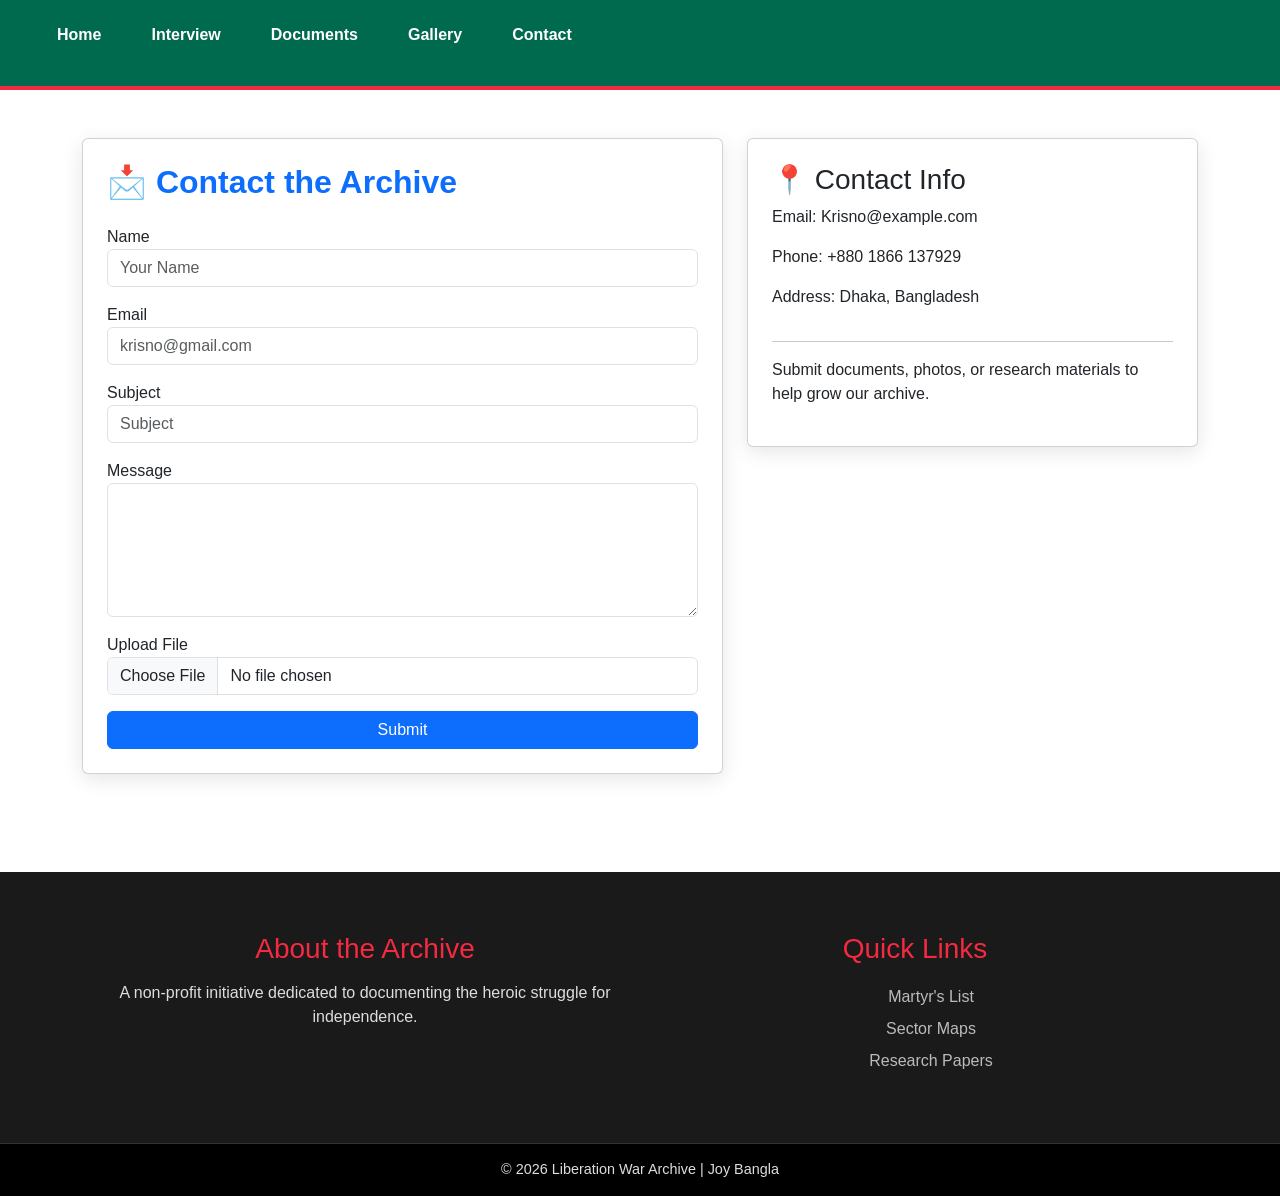
<file: Liberation War Archive Project/JOB-02/contact.html>
<!DOCTYPE html>
<html lang="en">
<head>
    <meta charset="UTF-8">
    <meta name="viewport" content="width=device-width, initial-scale=1.0">
    <title>Contact | Liberation War Archive</title>
    <link rel="stylesheet" href="css/style.css">
    <link rel="stylesheet" href="css/bootstrap.min.css">
    <link rel="stylesheet" href="https://cdn.jsdelivr.net/npm/bootstrap@5.3.0/dist/css/bootstrap.min.css">
</head>
<body>

    <header>
       
        <nav class="navbar">
            <ul>
                <li><a href="index.html">Home</a></li>
                <li><a href="interview.html">Interview</a></li>
                <li><a href="document.html">Documents</a></li>
                <li><a href="gallery.html">Gallery</a></li>
                <li><a href="contact.html">Contact</a></li>
            </ul>
        </nav>
    </header>

     
<div class="container py-5">
  <div class="row g-4">

    <!-- Contact Form -->
    <div class="col-lg-7">
      <div class="card contact-card p-4 bg-white">

        <h2 class="mb-4 text-primary fw-bold">📩 Contact the Archive</h2>

        <form id="contactForm">

          <div class="mb-3">
            <label>Name</label>
            <input type="text" class="form-control" id="name" placeholder="Your Name">
          </div>

          <div class="mb-3">
            <label>Email</label>
            <input type="email" class="form-control" id="email" placeholder="krisno@gmail.com">
          </div>

          <div class="mb-3">
            <label>Subject</label>
            <input type="text" class="form-control" id="subject" placeholder="Subject">
          </div>

          <div class="mb-3">
            <label>Message</label>
            <textarea class="form-control" id="message" rows="5"></textarea>
          </div>

          <div class="mb-3">
            <label>Upload File</label>
            <input type="file" class="form-control" id="file">
          </div>

          <button type="submit" class="btn btn-primary w-100">Submit</button>

        </form>

      </div>
    </div>

    <!-- Contact Info -->
    <div class="col-lg-5">
      <div class="card contact-card p-4 bg-base-200">

        <h3>📍 Contact Info</h3>
        <p>Email: Krisno@example.com</p>
        <p>Phone: +880 1866 137929</p>
        <p>Address: Dhaka, Bangladesh</p>

        <hr>

        <p>Submit documents, photos, or research materials to help grow our archive.</p>

      </div>
    </div>

  </div>
</div>

<!-- Success Alert -->
<div id="successAlert" class="alert alert-success position-fixed bottom-0 end-0 m-4 d-none">
  ✅ Message sent successfully!
</div>

    <footer class="footer">
        <div class="footer-content">
            <div class="footer-section">
                <h3>About the Archive</h3>
                <p>A non-profit initiative dedicated to documenting the heroic struggle for independence.</p>
            </div>
            <div class="footer-section">
                <h3>Quick Links</h3>
                <ul>
                    <li><a href="#">Martyr's List</a></li>
                    <li><a href="#">Sector Maps</a></li>
                    <li><a href="#">Research Papers</a></li>
                </ul>
            </div>
        </div>
        <div class="footer-bottom">
            &copy; 2026 Liberation War Archive | Joy Bangla
        </div>
    </footer>
<script src="js/bootstrap.bundle.min.js"></script>
<script src="js/script.js"></script>
</body>
</html>
</file>
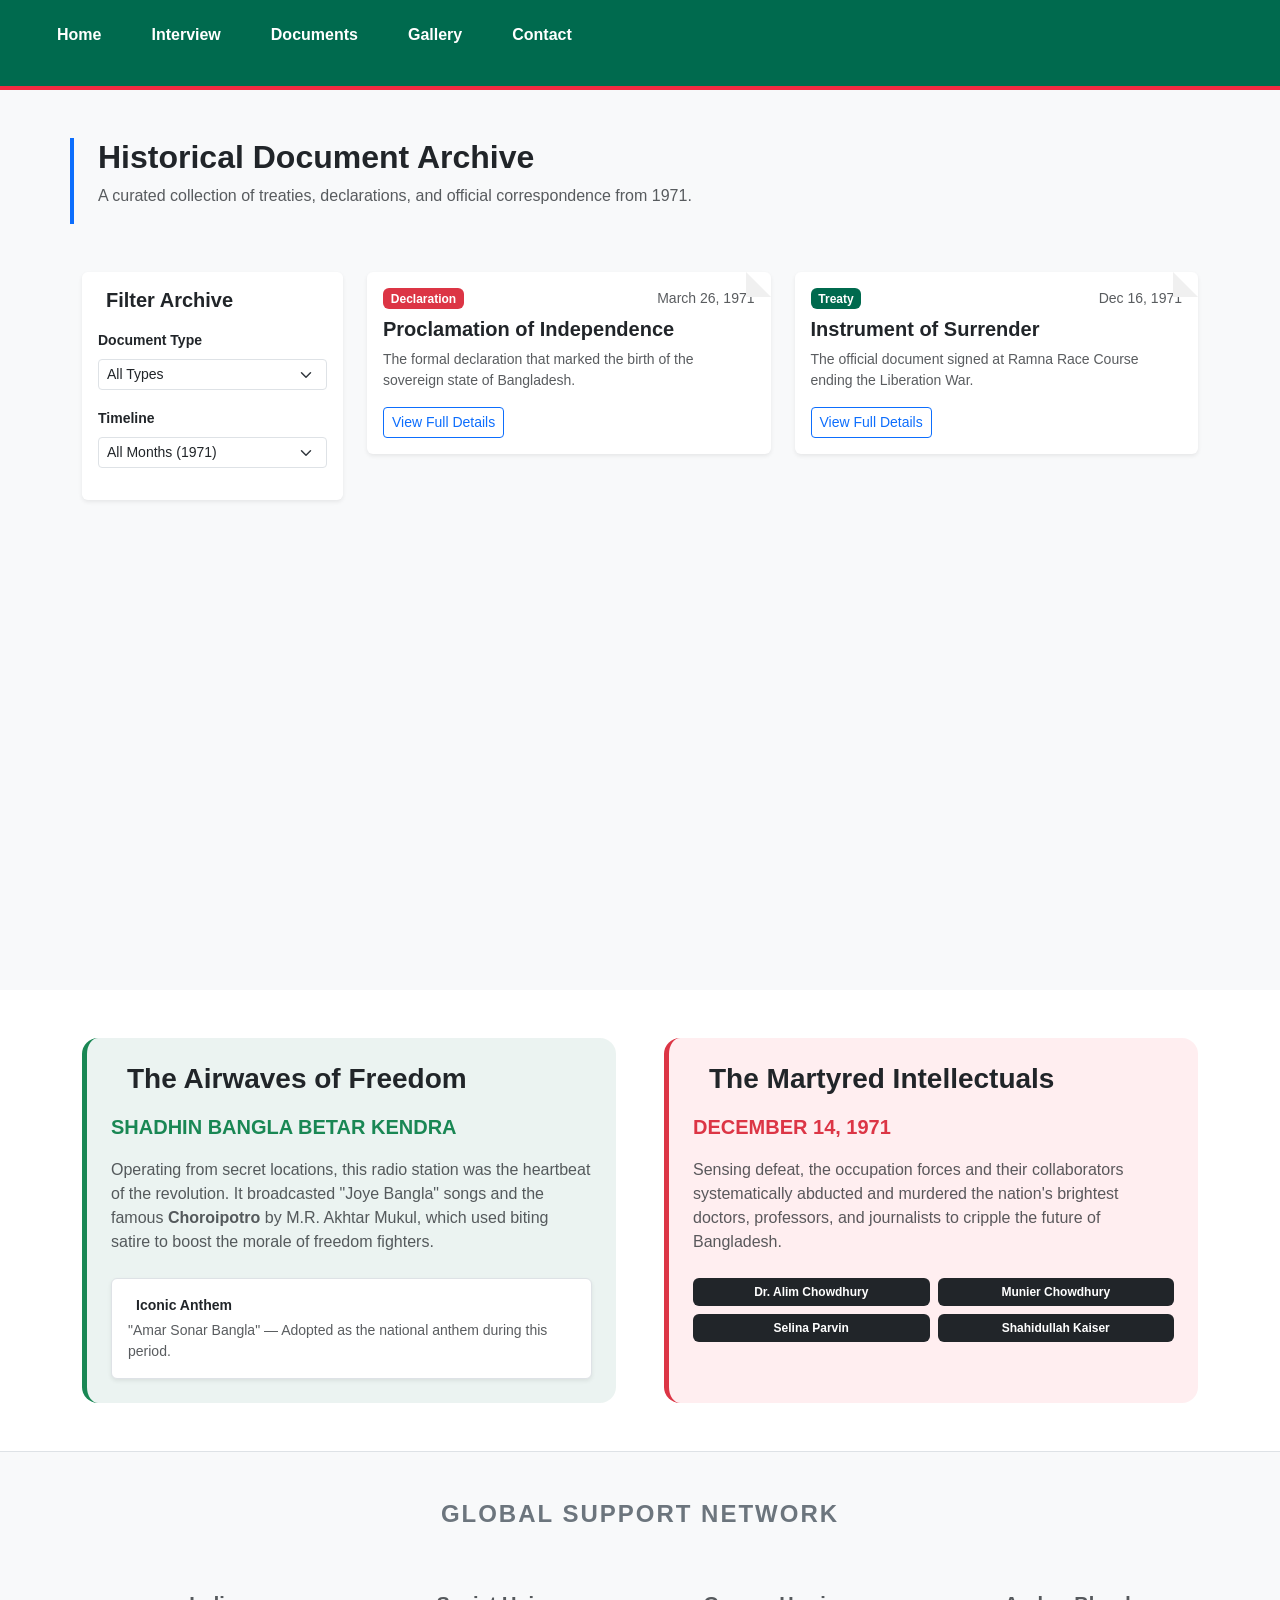
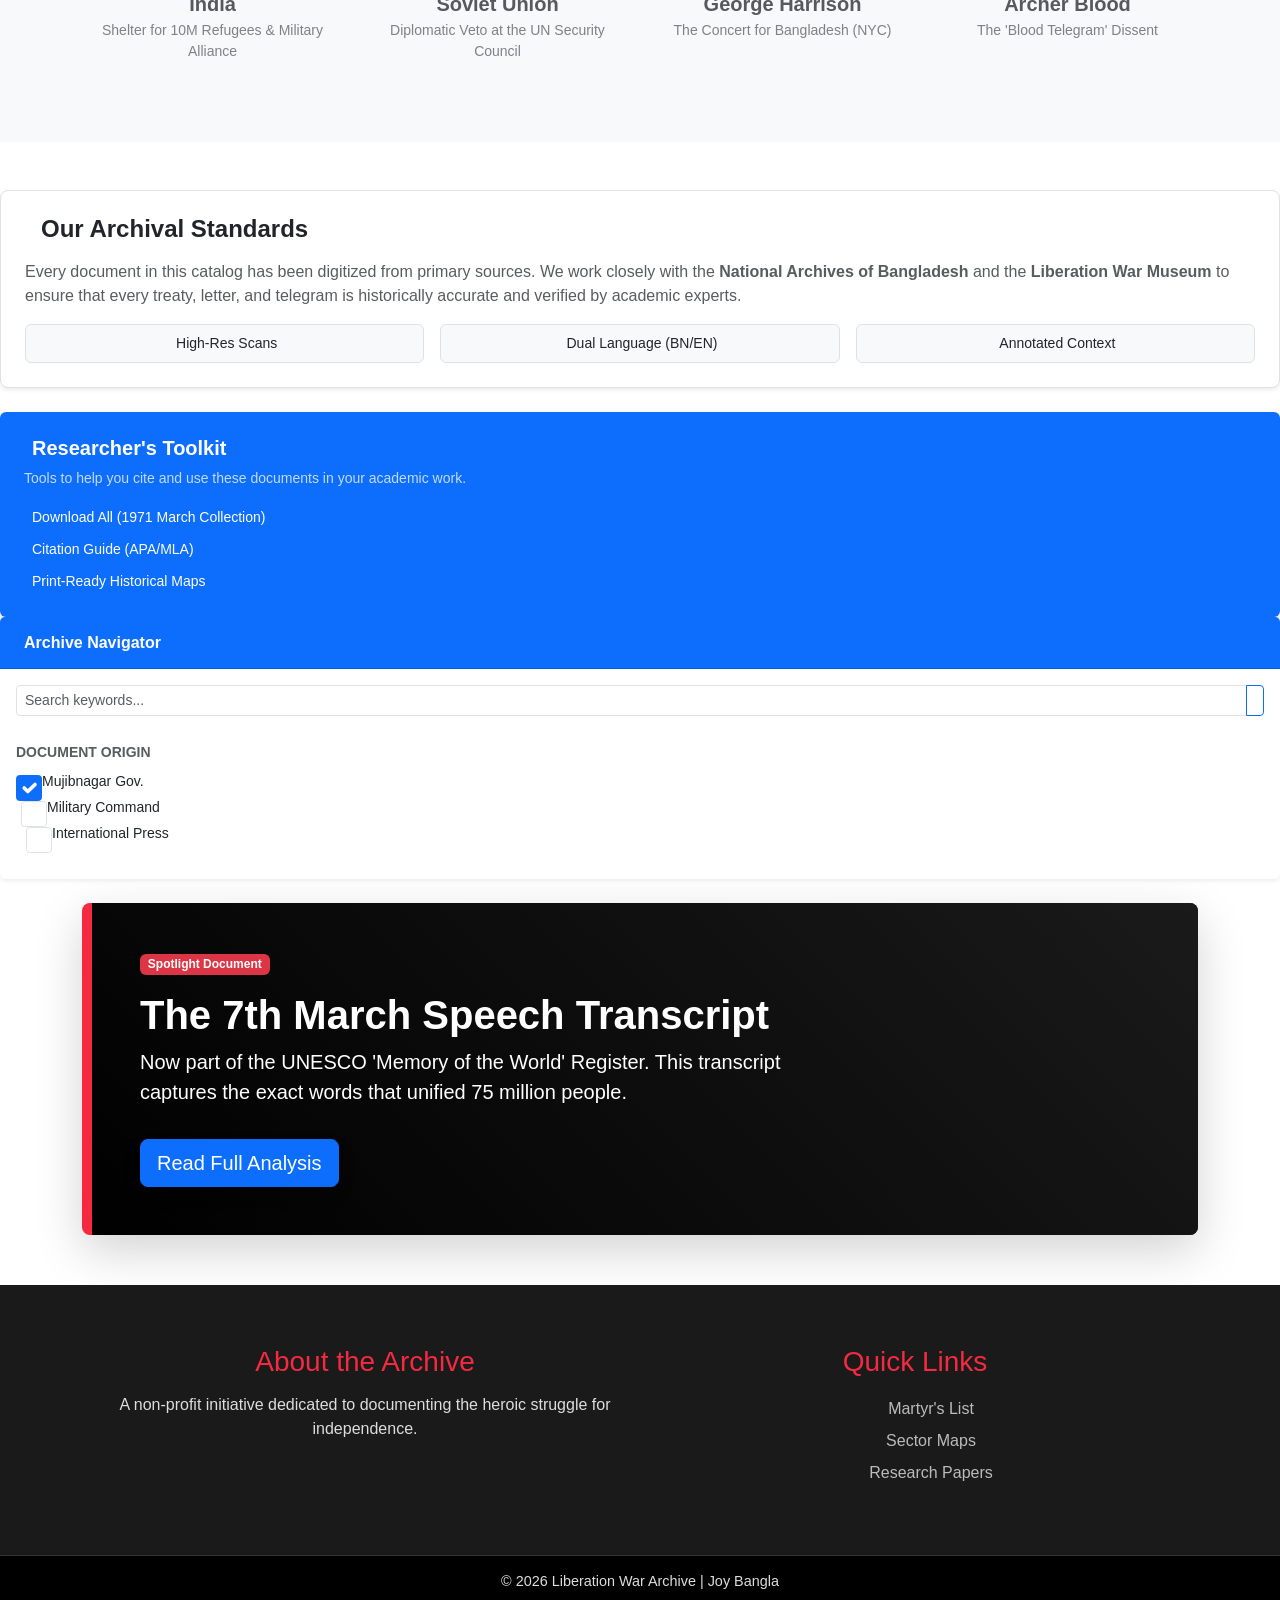
<file: Liberation War Archive Project/JOB-02/document.html>
<!DOCTYPE html>
<html lang="en">
<head>
    <meta charset="UTF-8">
    <meta name="viewport" content="width=device-width, initial-scale=1.0">
    <title>Documents | Liberation War Archive</title>
    <link rel="stylesheet" href="css/style.css">
    <link rel="stylesheet" href="css/bootstrap.min.css">
    <link rel="stylesheet" href="https://cdn.jsdelivr.net/npm/bootstrap@5.  3.0/dist/css/bootstrap.min.css">
</head>
<body>

    <header>
       
        <nav class="navbar">
            <ul>
                <li><a href="index.html">Home</a></li>
                <li><a href="interview.html">Interview</a></li>
                <li><a href="document.html">Documents</a></li>
                <li><a href="gallery.html">Gallery</a></li>
                <li><a href="contact.html">Contact</a></li>
            </ul>
        </nav>
    </header>

    <section class="py-5 bg-light min-vh-100">
  <div class="container">
    <div class="row mb-5">
      <div class="col-12 border-start border-4 border-primary ps-4">
        <h2 class="fw-bold">Historical Document Archive</h2>
        <p class="text-muted">A curated collection of treaties, declarations, and official correspondence from 1971.</p>
      </div>
    </div>

    <div class="row">
      <aside class="col-lg-3 mb-4">
        <div class="card shadow-sm border-0 sticky-top" style="top: 20px;">
          <div class="card-body">
            <h5 class="fw-bold mb-3"><i class="bi bi-filter-left me-2"></i>Filter Archive</h5>
            
            <div class="mb-3">
              <label class="form-label small fw-bold">Document Type</label>
              <select class="form-select form-select-sm" id="typeFilter">
                <option value="all">All Types</option>
                <option value="declaration">Declarations</option>
                <option value="treaty">Treaties</option>
                <option value="correspondence">Official Letters</option>
              </select>
            </div>

            <div class="mb-3">
              <label class="form-label small fw-bold">Timeline</label>
              <select class="form-select form-select-sm" id="dateFilter">
                <option value="all">All Months (1971)</option>
                <option value="march">March</option>
                <option value="april">April</option>
                <option value="december">December</option>
              </select>
            </div>
          </div>
        </div>
      </aside>

      <main class="col-lg-9">
        <div class="row g-4" id="documentGrid">
          <div class="col-md-6 doc-item" data-type="declaration" data-date="march">
            <div class="card h-100 border-0 shadow-sm doc-card">
              <div class="card-body">
                <div class="d-flex justify-content-between mb-2">
                  <span class="badge bg-danger">Declaration</span>
                  <small class="text-muted">March 26, 1971</small>
                </div>
                <h5 class="card-title fw-bold">Proclamation of Independence</h5>
                <p class="card-text text-muted small">The formal declaration that marked the birth of the sovereign state of Bangladesh.</p>
                <button class="btn btn-sm btn-outline-primary mt-auto view-doc-btn" 
                        data-bs-toggle="modal" 
                        data-bs-target="#docModal"
                        data-title="Proclamation of Independence"
                        data-source="Mujibnagar Government"
                        data-desc="This document was formally adopted on April 10, 1971, confirming the declaration of independence made on March 26.">
                  View Full Details
                </button>
              </div>
            </div>
          </div>

          <div class="col-md-6 doc-item" data-type="treaty" data-date="december">
            <div class="card h-100 border-0 shadow-sm doc-card">
              <div class="card-body">
                <div class="d-flex justify-content-between mb-2">
                  <span class="badge bg-primary">Treaty</span>
                  <small class="text-muted">Dec 16, 1971</small>
                </div>
                <h5 class="card-title fw-bold">Instrument of Surrender</h5>
                <p class="card-text text-muted small">The official document signed at Ramna Race Course ending the Liberation War.</p>
                <button class="btn btn-sm btn-outline-primary mt-auto view-doc-btn" 
                        data-bs-toggle="modal" 
                        data-bs-target="#docModal"
                        data-title="Instrument of Surrender"
                        data-source="Joint Command of India & Bangladesh"
                        data-desc="Signed by Lt. Gen. A.A.K. Niazi and Lt. Gen. Jagjit Singh Aurora, marking the liberation of Dhaka.">
                  View Full Details
                </button>
              </div>
            </div>
          </div>
        </div>
      </main>
    </div>
  </div>
</section>

<div class="modal fade" id="docModal" tabindex="-1">
  <div class="modal-dialog modal-lg modal-dialog-centered">
    <div class="modal-content border-0 shadow">
      <div class="modal-header bg-dark text-white">
        <h5 class="modal-title fw-bold" id="modalTitle">Document Title</h5>
        <button type="button" class="btn-close btn-close-white" data-bs-dismiss="modal"></button>
      </div>
      <div class="modal-body p-4">
        <div class="row">
          <div class="col-md-4 text-center border-end">
             <i class="bi bi-file-earmark-pdf fs-1 text-danger"></i>
             <p class="mt-2 fw-bold text-uppercase small">Primary Source</p>
             <hr>
             <p class="small"><strong>Source:</strong> <span id="modalSource">Source Name</span></p>
          </div>
          <div class="col-md-8">
            <h6 class="fw-bold">Description</h6>
            <p id="modalDesc" class="text-muted">Description goes here.</p>
            <div class="alert alert-secondary py-2 mt-4">
              <small><i class="bi bi-info-circle me-2"></i>This document is part of the Digital National Archives collection.</small>
            </div>
          </div>
        </div>
      </div>
      <div class="modal-footer bg-light">
        <button type="button" class="btn btn-secondary" data-bs-dismiss="modal">Close</button>
        <button type="button" class="btn btn-primary"><i class="bi bi-download me-2"></i>Download PDF</button>
      </div>
    </div>
  </div>
</div>
<section class="py-5 bg-white"> 
  <div class="container">
    <div class="row g-5">
      
      <div class="col-lg-6">
        <div class="p-4 rounded-4 bg-success bg-opacity-10 border-start border-5 border-success h-100">
          <div class="d-flex align-items-center mb-3">
            <i class="bi bi-broadcast fs-1 text-success me-3"></i>
            <h3 class="fw-bold mb-0">The Airwaves of Freedom</h3>
          </div>
          <p class="lead small fw-bold text-success text-uppercase">Shadhin Bangla Betar Kendra</p>
          <p class="text-muted">
            Operating from secret locations, this radio station was the heartbeat of the revolution. It broadcasted "Joye Bangla" songs and the famous <strong>Choroipotro</strong> by M.R. Akhtar Mukul, which used biting satire to boost the morale of freedom fighters.
          </p>
          <div class="mt-4 p-3 bg-white rounded shadow-sm border">
             <p class="mb-1 fw-bold small"><i class="bi bi-music-note-beamed me-2"></i>Iconic Anthem</p>
             <p class="small text-muted mb-0">"Amar Sonar Bangla" — Adopted as the national anthem during this period.</p>
          </div>
        </div>
      </div>

      <div class="col-lg-6">
        <div class="p-4 rounded-4 bg-danger bg-opacity-10 border-start border-5 border-danger h-100">
          <div class="d-flex align-items-center mb-3">
            <i class="bi bi-journal-x fs-1 text-danger me-3"></i>
            <h3 class="fw-bold mb-0">The Martyred Intellectuals</h3>
          </div>
          <p class="lead small fw-bold text-danger text-uppercase">December 14, 1971</p>
          <p class="text-muted">
            Sensing defeat, the occupation forces and their collaborators systematically abducted and murdered the nation's brightest doctors, professors, and journalists to cripple the future of Bangladesh.
          </p>
          <div class="row g-2 mt-2">
            <div class="col-6"><span class="badge bg-dark w-100 py-2">Dr. Alim Chowdhury</span></div>
            <div class="col-6"><span class="badge bg-dark w-100 py-2">Munier Chowdhury</span></div>
            <div class="col-6"><span class="badge bg-dark w-100 py-2">Selina Parvin</span></div>
            <div class="col-6"><span class="badge bg-dark w-100 py-2">Shahidullah Kaiser</span></div>
          </div>
        </div>
      </div>

    </div>
  </div>
</section>
<section class="py-5 bg-light border-top">
  <div class="container">
    <h4 class="text-center fw-bold text-secondary mb-5 text-uppercase ls-2">Global Support Network</h4>
    <div class="row row-cols-2 row-cols-md-4 g-4 text-center opacity-75">
      <div class="col">
        <div class="p-3">
          <h5 class="fw-bold mb-1">India</h5>
          <p class="small text-muted">Shelter for 10M Refugees & Military Alliance</p>
        </div>
      </div>
      <div class="col">
        <div class="p-3">
          <h5 class="fw-bold mb-1">Soviet Union</h5>
          <p class="small text-muted">Diplomatic Veto at the UN Security Council</p>
        </div>
      </div>
      <div class="col">
        <div class="p-3">
          <h5 class="fw-bold mb-1">George Harrison</h5>
          <p class="small text-muted">The Concert for Bangladesh (NYC)</p>
        </div>
      </div>
      <div class="col">
        <div class="p-3">
          <h5 class="fw-bold mb-1">Archer Blood</h5>
          <p class="small text-muted">The 'Blood Telegram' Dissent</p>
        </div>
      </div>
    </div>
  </div>
</section>
<div class="row mt-5">
  <div class="col-lg-12">
    <div class="p-4 bg-white border rounded-3 shadow-sm">
      <div class="d-flex align-items-center mb-3">
        <i class="bi bi-shield-check fs-2 text-success me-3"></i>
        <h4 class="fw-bold mb-0">Our Archival Standards</h4>
      </div>
      <p class="text-muted">
        Every document in this catalog has been digitized from primary sources. We work closely with the <strong>National Archives of Bangladesh</strong> and the <strong>Liberation War Museum</strong> to ensure that every treaty, letter, and telegram is historically accurate and verified by academic experts.
      </p>
      <div class="row g-3">
        <div class="col-md-4">
          <div class="p-2 border rounded text-center small bg-light">
             <i class="bi bi-file-earmark-pdf me-1"></i> High-Res Scans
          </div>
        </div>
        <div class="col-md-4">
          <div class="p-2 border rounded text-center small bg-light">
             <i class="bi bi-translate me-1"></i> Dual Language (BN/EN)
          </div>
        </div>
        <div class="col-md-4">
          <div class="p-2 border rounded text-center small bg-light">
             <i class="bi bi-bookmark-star me-1"></i> Annotated Context
          </div>
        </div>
      </div>
    </div>
  </div>
</div>
<div class="card mt-4 border-0 bg-primary text-white shadow">
  <div class="card-body p-4">
    <h5 class="fw-bold"><i class="bi bi-tools me-2"></i>Researcher's Toolkit</h5>
    <p class="small opacity-75">Tools to help you cite and use these documents in your academic work.</p>
    <ul class="list-unstyled mb-0">
      <li class="mb-2"><a href="#" class="text-white text-decoration-none small"><i class="bi bi-download me-2"></i>Download All (1971 March Collection)</a></li>
      <li class="mb-2"><a href="#" class="text-white text-decoration-none small"><i class="bi bi-quote me-2"></i>Citation Guide (APA/MLA)</a></li>
      <li><a href="#" class="text-white text-decoration-none small"><i class="bi bi-printer me-2"></i>Print-Ready Historical Maps</a></li>
    </ul>
  </div>
</div>
<div class="card shadow-sm border-0 mb-4">
  <div class="card-header bg-primary text-white py-3">
    <h6 class="mb-0 fw-bold"><i class="bi bi-folder2-open me-2"></i>Archive Navigator</h6>
  </div>
  <div class="card-body">
    <div class="input-group mb-4">
      <input type="text" class="form-control form-control-sm" placeholder="Search keywords...">
      <button class="btn btn-outline-primary btn-sm"><i class="bi bi-search"></i></button>
    </div>

    <div class="mb-3">
      <label class="form-label small fw-bold text-uppercase text-muted">Document Origin</label>
      <div class="form-check small">
        <input class="form-check-input" type="checkbox" value="" id="origin1" checked>
        <label class="form-check-label" for="origin1">Mujibnagar Gov.</label>
      </div>
      <div class="form-check small">
        <input class="form-check-input" type="checkbox" value="" id="origin2">
        <label class="form-check-label" for="origin2">Military Command</label>
      </div>
      <div class="form-check small">
        <input class="form-check-input" type="checkbox" value="" id="origin3">
        <label class="form-check-label" for="origin3">International Press</label>
      </div>
    </div>
  </div>
</div>
<div class="container mb-5">
  <div class="p-5 text-white bg-dark rounded-3 shadow-lg spotlight-banner">
    <div class="row align-items-center">
      <div class="col-md-8">
        <span class="badge bg-danger mb-3">Spotlight Document</span>
        <h2 class="display-6 fw-bold">The 7th March Speech Transcript</h2>
        <p class="lead">Now part of the UNESCO 'Memory of the World' Register. This transcript captures the exact words that unified 75 million people.</p>
        <button class="btn btn-primary btn-lg mt-3 shadow">Read Full Analysis</button>
      </div>
      <div class="col-md-4 d-none d-md-block text-center">
        <i class="bi bi-file-earmark-richtext" style="font-size: 8rem; opacity: 0.2;"></i>
      </div>
    </div>
  </div>
</div>
    <footer class="footer">
        <div class="footer-content">
            <div class="footer-section">
                <h3>About the Archive</h3>
                <p>A non-profit initiative dedicated to documenting the heroic struggle for independence.</p>
            </div>
            <div class="footer-section">
                <h3>Quick Links</h3>
                <ul>
                    <li><a href="#">Martyr's List</a></li>
                    <li><a href="#">Sector Maps</a></li>
                    <li><a href="#">Research Papers</a></li>
                </ul>
            </div>
        </div>
        <div class="footer-bottom">
            &copy; 2026 Liberation War Archive | Joy Bangla
        </div>
    </footer>

</body>
</html>
</file>
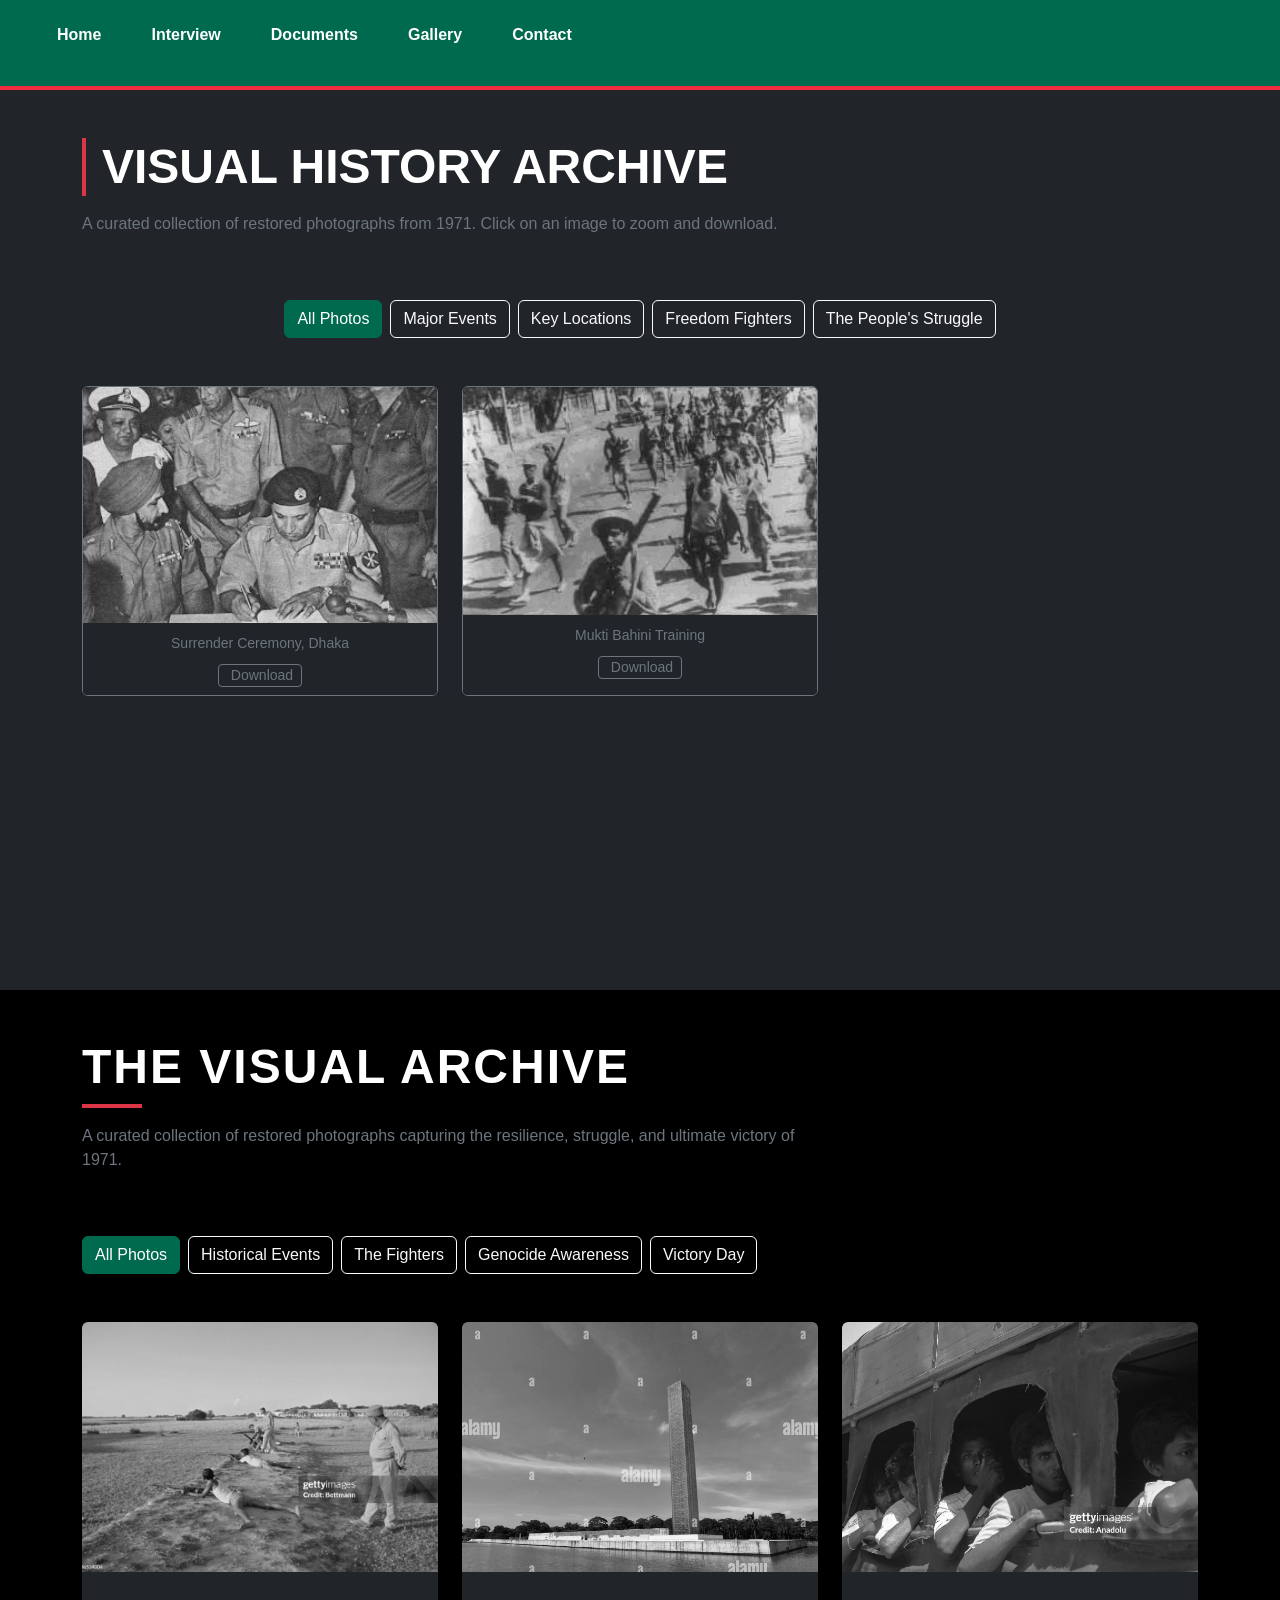
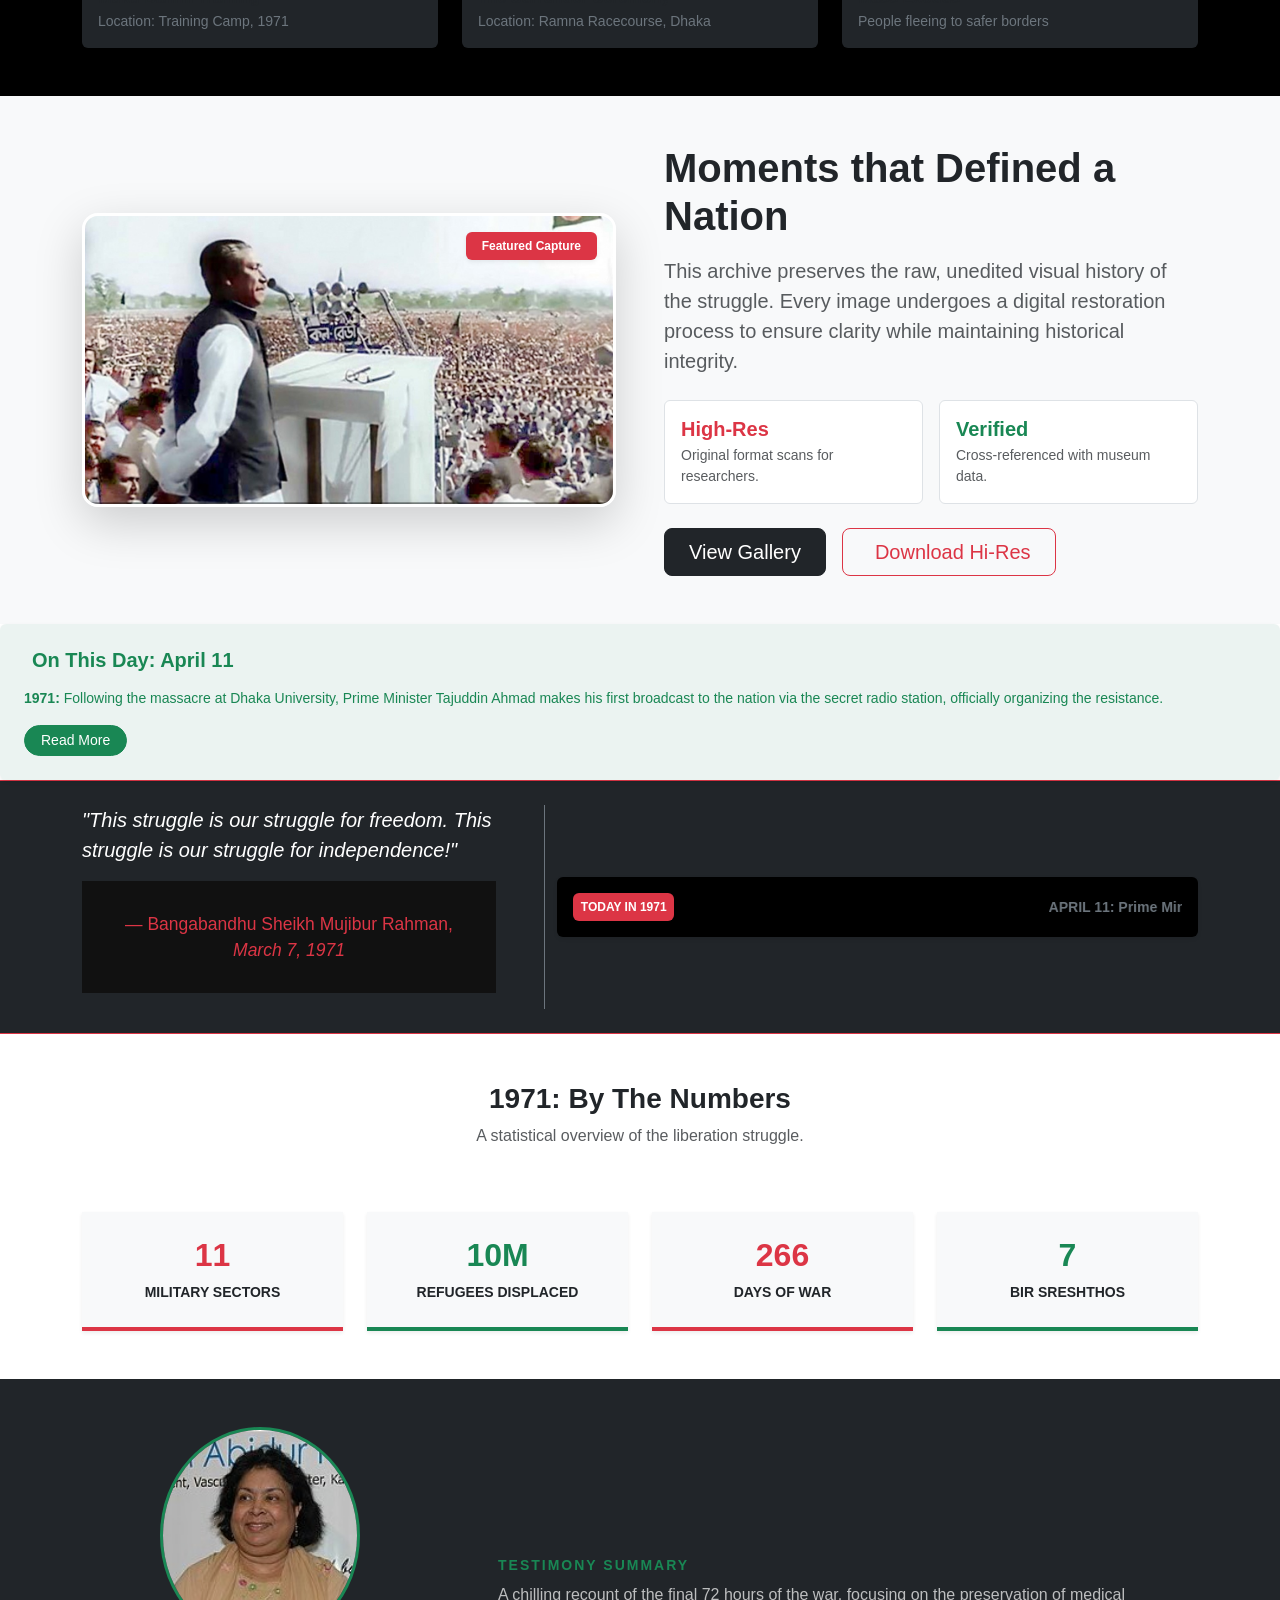
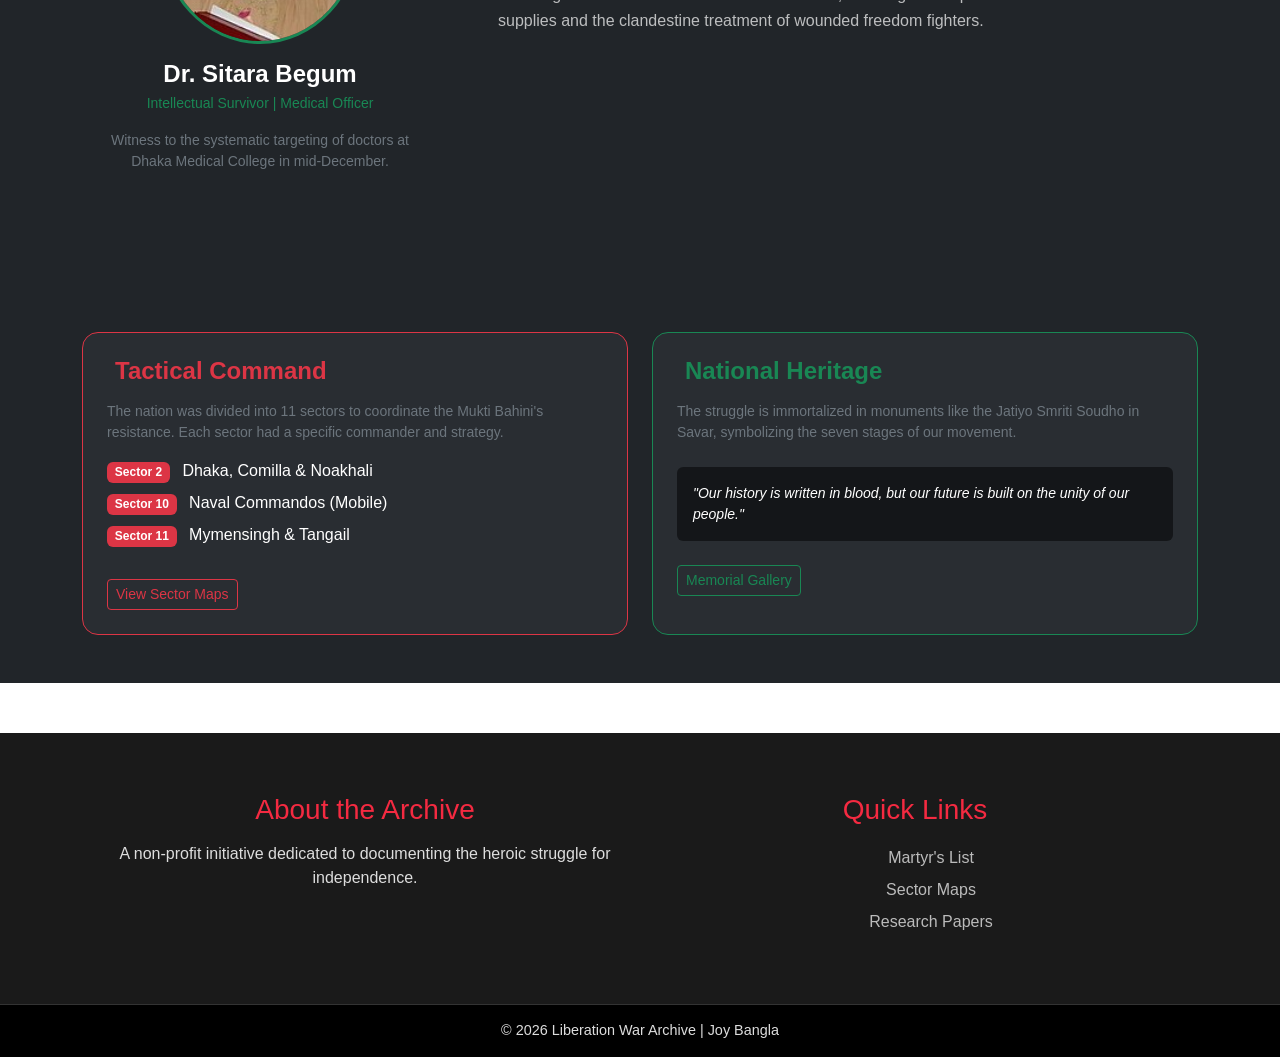
<file: Liberation War Archive Project/JOB-02/gallery.html>
<!DOCTYPE html>
<html lang="en">

<head>
  <meta charset="UTF-8">
  <meta name="viewport" content="width=device-width, initial-scale=1.0">
  <title>Gallery | Liberation War Archive</title>
  <link rel="stylesheet" href="css/style.css">
  <link rel="stylesheet" href="css/bootstrap.min.css">
  <link rel="stylesheet" href="https://cdn.jsdelivr.net/npm/bootstrap@5.3.0/dist/css/bootstrap.min.css">
</head>

<body>

  <header>

    <nav class="navbar">
      <ul>
        <li><a href="index.html">Home</a></li>
        <li><a href="interview.html">Interview</a></li>
        <li><a href="document.html">Documents</a></li>
        <li><a href="gallery.html">Gallery</a></li>
        <li><a href="contact.html">Contact</a></li>
      </ul>
    </nav>
  </header>

  <section class="py-5 bg-dark min-vh-100">
    <div class="container">
      <div class="row mb-5 text-white">
        <div class="col-md-8">
          <h2 class="display-5 fw-bold text-uppercase border-start border-4 border-danger ps-3">Visual History
            Archive</h2>
          <p class="text-secondary mt-3">A curated collection of restored photographs from 1971. Click on an
            image to zoom and download.</p>
        </div>
      </div>

      <div class="d-flex flex-wrap gap-2 mb-5 justify-content-center">
        <button class="btn btn-danger filter-btn active" data-filter="all">All Photos</button>
        <button class="btn btn-outline-light filter-btn" data-filter="events">Major Events</button>
        <button class="btn btn-outline-light filter-btn" data-filter="locations">Key Locations</button>
        <button class="btn btn-outline-light filter-btn" data-filter="people">Freedom Fighters</button>
        <button class="btn btn-outline-light filter-btn" data-filter="refugees">The People's Struggle</button>
      </div>

      <div class="row g-4" id="galleryGrid">

        <div class="col-sm-6 col-lg-4 gallery-item" data-category="events">
          <div class="card bg-black border-secondary overflow-hidden h-100 gallery-card">
            <a href="path-to-high-res-image.jpg" class="glightbox" data-gallery="war-archive"
              data-title="The Surrender Ceremony" data-description="December 16, 1971. Dhaka.">
              <img src="Images/surrender ceremony dhaka .jpg  " class="img-fluid gallery-img" alt="Surrender Ceremony">
              <div class="gallery-overlay">
                <i class="bi bi-zoom-in fs-2 text-white"></i>
              </div>
            </a>
            <div class="card-body bg-dark text-center py-2">
              <small class="text-secondary">Surrender Ceremony, Dhaka</small>
              <div class="mt-2">
                <a href="path-to-high-res-image.jpg" download class="btn btn-sm btn-outline-secondary py-0 px-2">
                  <i class="bi bi-download me-1"></i>Download
                </a>
              </div>
            </div>
          </div>
        </div>

        <div class="col-sm-6 col-lg-4 gallery-item" data-category="people">
          <div class="card bg-black border-secondary overflow-hidden h-100 gallery-card">
            <a href="path-to-image-2.jpg" class="glightbox" data-gallery="war-archive" data-title="Training in the Rain"
              data-description="Freedom fighters practicing in a training camp.">
              <img src="Images/Bangladeshi freedom fighter.jpg" class="img-fluid gallery-img" alt="Freedom Fighters">
              <div class="gallery-overlay">
                <i class="bi bi-zoom-in fs-2 text-white"></i>
              </div>
            </a>
            <div class="card-body bg-dark text-center py-2">
              <small class="text-secondary">Mukti Bahini Training</small>
              <div class="mt-2">
                <a href="path-to-image-2.jpg" download class="btn btn-sm btn-outline-secondary py-0 px-2">
                  <i class="bi bi-download me-1"></i>Download
                </a>
              </div>
            </div>
          </div>
        </div>

      </div>
    </div>
  </section>
  <section id="photo-gallery" class="py-5 bg-black text-white">
    <div class="container">

      <div class="row mb-5">
        <div class="col-lg-8">
          <h2 class="display-5 fw-bold text-uppercase ls-2">The Visual Archive</h2>
          <div class="bg-danger mt-2 mb-3" style="height: 4px; width: 60px;"></div>
          <p class="text-secondary">A curated collection of restored photographs capturing the resilience, struggle, and
            ultimate victory of 1971.</p>
        </div>
      </div>

      <div class="d-flex flex-wrap gap-2 mb-5 justify-content-start">
        <button class="btn btn-danger filter-btn active" data-filter="all">All Photos</button>
        <button class="btn btn-outline-light filter-btn" data-filter="events">Historical Events</button>
        <button class="btn btn-outline-light filter-btn" data-filter="freedom-fighters">The Fighters</button>
        <button class="btn btn-outline-light filter-btn" data-filter="genocide">Genocide Awareness</button>
        <button class="btn btn-outline-light filter-btn" data-filter="victory">Victory Day</button>
      </div>

      <div class="row g-4" id="gallery-container">

        <div class="col-md-6 col-lg-4 gallery-item freedom-fighters">
          <div class="card bg-dark border-0 overflow-hidden shadow h-100">
            <div class="gallery-img-wrapper position-relative">
              <img src="Images/Training Camp, 1971.jpg" class="card-img-top gallery-img"
                alt="Freedom Fighters Training">
              <div class="gallery-hover-overlay d-flex align-items-center justify-content-center">
                <a href="https://upload.wikimedia.org/wikipedia/commons/b/be/Freedom_Fighters_of_Bangladesh_1971.jpg"
                  class="btn btn-light btn-sm mx-1 glightbox"><i class="bi bi-zoom-in"></i> Zoom</a>
                <a href="https://upload.wikimedia.org/wikipedia/commons/b/be/Freedom_Fighters_of_Bangladesh_1971.jpg"
                  download class="btn btn-danger btn-sm mx-1"><i class="bi bi-download"></i> Download</a>
              </div>
            </div>
            <div class="card-body">
              <h6 class="fw-bold mb-1">Mukti Bahini Training</h6>
              <p class="small text-secondary mb-0">Location: Training Camp, 1971</p>
            </div>
          </div>
        </div>

        <div class="col-md-6 col-lg-4 gallery-item victory">
          <div class="card bg-dark border-0 overflow-hidden shadow h-100">
            <div class="gallery-img-wrapper position-relative">
              <img src="Images/Ramna Race .jpg" class="card-img-top gallery-img" alt="Instrument of Surrender">
              <div class="gallery-hover-overlay d-flex align-items-center justify-content-center">
                <a href="https://upload.wikimedia.org/wikipedia/commons/b/b3/Surrender_of_Pakistan_16_December_1971.jpg"
                  class="btn btn-light btn-sm mx-1 glightbox"><i class="bi bi-zoom-in"></i> Zoom</a>
                <a href="https://upload.wikimedia.org/wikipedia/commons/b/b3/Surrender_of_Pakistan_16_December_1971.jpg"
                  download class="btn btn-danger btn-sm mx-1"><i class="bi bi-download"></i> Download</a>
              </div>
            </div>
            <div class="card-body">
              <h6 class="fw-bold mb-1">The Surrender Ceremony</h6>
              <p class="small text-secondary mb-0">Location: Ramna Racecourse, Dhaka</p>
            </div>
          </div>
        </div>

        <div class="col-md-6 col-lg-4 gallery-item genocide">
          <div class="card bg-dark border-0 overflow-hidden shadow h-100">
            <div class="gallery-img-wrapper position-relative">
              <img src="Images/People fleeing to safer borders in banglasdesh.jpg" class="card-img-top gallery-img"
                alt="Refugees of 1971">
              <div class="gallery-hover-overlay d-flex align-items-center justify-content-center">
                <a href="https://upload.wikimedia.org/wikipedia/commons/4/4b/Refugees_of_1971_Bangladesh_Liberation_War.jpg"
                  class="btn btn-light btn-sm mx-1 glightbox"><i class="bi bi-zoom-in"></i> Zoom</a>
                <a href="https://upload.wikimedia.org/wikipedia/commons/4/4b/Refugees_of_1971_Bangladesh_Liberation_War.jpg"
                  download class="btn btn-danger btn-sm mx-1"><i class="bi bi-download"></i> Download</a>
              </div>
            </div>
            <div class="card-body">
              <h6 class="fw-bold mb-1">Mass Exodus</h6>
              <p class="small text-secondary mb-0">People fleeing to safer borders</p>
            </div>
          </div>
        </div>

      </div>
    </div>
  </section>
  <section class="py-5 bg-light">
    <div class="container">
      <div class="row align-items-center g-5">

        <div class="col-lg-6">
          <div class="position-relative overflow-hidden rounded-4 shadow-lg border border-3 border-white archive-frame">
            <img src="Images/The historic 7th march speech .jpg" class="img-fluid w-100 zoom-effect"
              alt="The Historic 7th March Speech">

            <div class="position-absolute top-0 end-0 m-3">
              <span class="badge bg-danger shadow-sm px-3 py-2">Featured Capture</span>
            </div>

            <div class="image-overlay d-flex align-items-end p-4">
              <div class="text-white">
                <p class="small mb-1"><i class="bi bi-geo-alt-fill me-1"></i> Racecourse Maidan, Dhaka</p>
                <p class="small mb-0"><i class="bi bi-calendar-event me-1"></i> March 7, 1971</p>
              </div>
            </div>
          </div>
        </div>

        <div class="col-lg-6">
          <h2 class="fw-bold display-6 mb-3">Moments that Defined a Nation</h2>
          <p class="lead text-muted mb-4">
            This archive preserves the raw, unedited visual history of the struggle. Every image undergoes a digital
            restoration process to ensure clarity while maintaining historical integrity.
          </p>

          <div class="row g-3">
            <div class="col-6">
              <div class="p-3 border rounded bg-white">
                <h5 class="fw-bold text-danger mb-1">High-Res</h5>
                <p class="small text-muted mb-0">Original format scans for researchers.</p>
              </div>
            </div>
            <div class="col-6">
              <div class="p-3 border rounded bg-white">
                <h5 class="fw-bold text-success mb-1">Verified</h5>
                <p class="small text-muted mb-0">Cross-referenced with museum data.</p>
              </div>
            </div>
          </div>

          <div class="mt-4 d-flex gap-3">
            <button class="btn btn-dark btn-lg px-4">View Gallery</button>
            <button class="btn btn-outline-danger btn-lg px-4"><i class="bi bi-download me-2"></i>Download
              Hi-Res</button>
          </div>
        </div>

      </div>
    </div>
  </section>
  <div class="card border-0 shadow-sm bg-success bg-opacity-10 text-success">
    <div class="card-body p-4">
      <div class="d-flex align-items-center mb-3">
        <i class="bi bi-calendar-check-fill fs-3 me-2"></i>
        <h5 class="fw-bold mb-0">On This Day: April 11</h5>
      </div>
      <p class="small mb-0">
        <strong>1971:</strong> Following the massacre at Dhaka University, Prime Minister Tajuddin Ahmad makes his first
        broadcast to the nation via the secret radio station, officially organizing the resistance.
      </p>
      <a href="#" class="btn btn-sm btn-success mt-3 px-3 rounded-pill">Read More</a>
    </div>
  </div>
  <section class="py-4 bg-dark border-top border-bottom border-danger">
    <div class="container">
      <div class="row align-items-center">
        <div class="col-lg-5 text-white border-end border-secondary pe-lg-5 mb-4 mb-lg-0">
          <blockquote class="blockquote">
            <p class="fst-italic">"This struggle is our struggle for freedom. This struggle is our struggle for
              independence!"</p>
            <footer class="blockquote-footer text-danger mt-2">Bangabandhu Sheikh Mujibur Rahman, <cite
                title="Source Title">March 7, 1971</cite></footer>
          </blockquote>
        </div>

        <div class="col-lg-7">
          <div class="p-3 bg-black rounded shadow-sm">
            <div class="d-flex align-items-center">
              <span class="badge bg-danger me-3 py-2">TODAY IN 1971</span>
              <marquee class="text-secondary small fw-bold" behavior="scroll" direction="left">
                APRIL 11: Prime Minister Tajuddin Ahmad makes his first radio broadcast, officially organizing the
                Mujibnagar Government. &nbsp;&nbsp; | &nbsp;&nbsp; DIPLOMATIC FRONTS: International media begins
                reporting on the refugee crisis at the borders.
              </marquee>
            </div>
          </div>
        </div>
      </div>
    </div>
  </section>
  <section class="py-5 bg-white">
    <div class="container">
      <div class="row text-center mb-5">
        <div class="col-12">
          <h3 class="fw-bold">1971: By The Numbers</h3>
          <p class="text-muted">A statistical overview of the liberation struggle.</p>
        </div>
      </div>
      <div class="row g-4 text-center">
        <div class="col-md-3">
          <div class="p-4 border-bottom border-danger border-4 bg-light shadow-sm">
            <h2 class="fw-bold text-danger">11</h2>
            <p class="text-uppercase small mb-0 fw-bold">Military Sectors</p>
          </div>
        </div>
        <div class="col-md-3">
          <div class="p-4 border-bottom border-success border-4 bg-light shadow-sm">
            <h2 class="fw-bold text-success">10M</h2>
            <p class="text-uppercase small mb-0 fw-bold">Refugees Displaced</p>
          </div>
        </div>
        <div class="col-md-3">
          <div class="p-4 border-bottom border-danger border-4 bg-light shadow-sm">
            <h2 class="fw-bold text-danger">266</h2>
            <p class="text-uppercase small mb-0 fw-bold">Days of War</p>
          </div>
        </div>
        <div class="col-md-3">
          <div class="p-4 border-bottom border-success border-4 bg-light shadow-sm">
            <h2 class="fw-bold text-success">7</h2>
            <p class="text-uppercase small mb-0 fw-bold">Bir Sreshthos</p>
          </div>
        </div>
      </div>
    </div>
  </section>
  <section class="py-5 bg-dark text-white">
    <div class="container">
      <div class="row align-items-center mb-5">
        <div class="col-lg-4 text-center mb-4 mb-lg-0">
          <img src="Images/Dr. Sitara Begum.jpg" class="rounded-circle border border-3 border-success mb-3"
            alt="Civilian Witness" width="200">
          <h4 class="fw-bold mb-1">Dr. Sitara Begum</h4>
          <p class="text-success small mb-3">Intellectual Survivor | Medical Officer</p>
          <p class="small text-secondary px-2">Witness to the systematic targeting of doctors at Dhaka Medical College
            in mid-December.</p>
        </div>
        <div class="col-lg-8 p-4 p-md-5">
          <h5 class="text-uppercase text-success fw-bold small mb-2 ls-wider">Testimony Summary</h5>
          <p class="text-light-50 mb-4">
            A chilling recount of the final 72 hours of the war, focusing on the preservation of medical supplies and
            the clandestine treatment of wounded freedom fighters.
          </p>
        </div>
      </div>
    </div>
  </section>
  <section class="py-5 bg-dark text-white">
    <div class="container">
      <div class="row g-4">

        <div class="col-lg-6">
          <div class="p-4 rounded-4 bg-secondary bg-opacity-10 border border-danger h-100">
            <h4 class="fw-bold text-danger mb-3"><i class="bi bi-map-fill me-2"></i>Tactical Command</h4>
            <p class="small text-secondary">The nation was divided into 11 sectors to coordinate the Mukti Bahini's
              resistance. Each sector had a specific commander and strategy.</p>
            <ul class="list-unstyled mt-3">
              <li class="mb-2"><span class="badge bg-danger me-2">Sector 2</span> Dhaka, Comilla & Noakhali</li>
              <li class="mb-2"><span class="badge bg-danger me-2">Sector 10</span> Naval Commandos (Mobile)</li>
              <li class="mb-2"><span class="badge bg-danger me-2">Sector 11</span> Mymensingh & Tangail</li>
            </ul>
            <button class="btn btn-sm btn-outline-danger mt-3">View Sector Maps</button>
          </div>
        </div>

        <div class="col-lg-6">
          <div class="p-4 rounded-4 bg-secondary bg-opacity-10 border border-success h-100">
            <h4 class="fw-bold text-success mb-3"><i class="bi bi-bank2 me-2"></i>National Heritage</h4>
            <p class="small text-secondary">The struggle is immortalized in monuments like the Jatiyo Smriti Soudho in
              Savar, symbolizing the seven stages of our movement.</p>
            <div class="mt-4 p-3 bg-black bg-opacity-50 rounded">
              <p class="fst-italic small mb-0">"Our history is written in blood, but our future is built on the unity of
                our people."</p>
            </div>
            <button class="btn btn-sm btn-outline-success mt-4">Memorial Gallery</button>
          </div>
        </div>

      </div>
    </div>
  </section>

  <footer class="footer">
    <div class="footer-content">
      <div class="footer-section">
        <h3>About the Archive</h3>
        <p>A non-profit initiative dedicated to documenting the heroic struggle for independence.</p>
      </div>
      <div class="footer-section">
        <h3>Quick Links</h3>
        <ul>
          <li><a href="#">Martyr's List</a></li>
          <li><a href="#">Sector Maps</a></li>
          <li><a href="#">Research Papers</a></li>
        </ul>
      </div>
    </div>
    <div class="footer-bottom">
      &copy; 2026 Liberation War Archive | Joy Bangla
    </div>
  </footer>

</body>

</html>
</file>
<file: Liberation War Archive Project/JOB-02/css/style.css>
/* General Reset */
* {
    margin: 0;
    padding: 0;
    box-sizing: border-box;
    font-family: 'Segoe UI', Tahoma, Geneva, Verdana, sans-serif;
}

body {
    background-color: #f4f4f4;
    color: #333;
}

/* Header Styling */
header {
    background-color: #006a4e; /* Deep Bangladesh Green */
    color: white;
    text-align: center;
}

.header-top {
    padding: 30px 10px;
}

.header-top h1 {
    font-size: 2.5rem;
    letter-spacing: 2px;
}

.header-top p {
    font-style: italic;
    color: #f1f1f1;
    margin-top: 5px;
}

/* Navbar Styling */
.navbar {
    background-color: #00523d;
    position: sticky;
    top: 0;
    z-index: 1000;
    border-bottom: 4px solid #f42a41; /* Red Accent */
}

.navbar ul {
    list-style: none;
    display: flex;
    justify-content: center;
}

.navbar ul li a {
    display: block;
    color: white;
    text-decoration: none;
    padding: 15px 25px;
    font-weight: 600;
    transition: background 0.3s;
}

.navbar ul li a:hover {
    background-color: #f42a41;
}

/* Footer Styling */
.footer {
    background-color: #1a1a1a;
    color: #ddd;
    padding: 40px 0 0 0;
    margin-top: 50px;
}

.footer-content {
    display: flex;
    justify-content: space-around;
    flex-wrap: wrap;
    max-width: 1100px;
    margin: 0 auto;
    padding-bottom: 30px;
}

.footer-section {
    flex: 1;
    padding: 20px;
    min-width: 250px;
}

.footer-section h3 {
    color: #f42a41;
    margin-bottom: 15px;
}

.footer-section ul {
    list-style: none;
}

.footer-section ul li a {
    color: #bbb;
    text-decoration: none;
    line-height: 2;
}

.footer-section ul li a:hover {
    color: white;
}

.footer-bottom {
    background-color: #000;
    text-align: center;
    padding: 15px;
    font-size: 0.9rem;
    border-top: 1px solid #333;
}

/* Responsive Mobile view */
@media (max-width: 768px) {
    .navbar ul {
        flex-direction: column;
        text-align: center;
    }
}
/* style.css */
:root {
    --bd-green: #006a4e;
    --bd-red: #f42a41;
}

body {
    font-family: 'Georgia', serif; /* Classic serif for historical gravity  */
}

.hero-section {
    height: 70vh;
    background: linear-gradient(rgba(0, 106, 78, 0.85), rgba(0, 0, 0, 0.7)), 
                url('https://path-to-your-historic-image.jpg') center/cover;
}

.section-title {
    color: var(--bd-green);
    position: relative;
    padding-bottom: 15px;
}

.section-title::after {
    content: '';
    position: absolute;
    bottom: 0;
    left: 50%;
    transform: translateX(-50%);
    width: 80px;
    height: 4px;
    background-color: var(--bd-red);
}

/* Animations */
@keyframes fadeInUp {
    from { opacity: 0; transform: translateY(30px); }
    to { opacity: 1; transform: translateY(0); }
}

.animate-fade-in { animation: fadeInUp 1s ease-out forwards; }
.animate-slide-up { opacity: 0; animation: fadeInUp 1s ease-out 0.5s forwards; }

.feature-card {
    transition: transform 0.3s ease, border-color 0.3s ease;
    border-top: 5px solid var(--bd-green);
    opacity: 0; /* Hidden initially for JS reveal */
}

.feature-card:hover {
    transform: translateY(-10px);
    border-color: var(--bd-red);
}

.icon-box { font-size: 3rem; }

/* Class for JS reveal */
.visible { opacity: 1; transform: translateY(0); transition: all 0.8s ease; }
:root {
    --bd-green: #006a4e;
    --bd-red: #f42a41;
}

.section-title {
    color: var(--bd-green);
    font-weight: bold;
}

/* Image Container & Overlay Animation */
.img-container {
    position: relative;
    overflow: hidden;
    height: 250px;
}

.img-container img {
    width: 100%;
    height: 100%;
    object-fit: cover;
    transition: transform 0.5s ease;
}

.overlay {
    position: absolute;
    top: 0;
    left: 0;
    width: 100%;
    height: 100%;
    background: rgba(0, 106, 78, 0.7);
    display: flex;
    justify-content: center;
    align-items: center;
    gap: 10px;
    opacity: 0;
    transition: opacity 0.3s ease;
}

.photo-card:hover .overlay {
    opacity: 1;
}

.photo-card:hover img {
    transform: scale(1.1);
}

/* Gallery Filtering Animation */
.gallery-item {
    transition: all 0.4s ease-in-out;
}

.gallery-item.hide {
    display: none;
}
:root {
    --bg-green: #006a4e;
    --red-accent: #f42a41;
    --text-dark: #1a1a1a;
    --text-light: #fefefe;
    --gray-bg: #f8f9fa;
    --transition: all 0.3s ease;
}

* {
    margin: 0;
    padding: 0;
    box-sizing: border-box;
}

body {
    font-family: 'Inter', -apple-system, sans-serif;
    color: var(--text-dark);
    line-height: 1.7;
    background-color: var(--text-light);
}

.container {
    max-width: 1200px;
    margin: 0 auto;
    padding: 0 20px;
}

/* Navbar */
.navbar {
    background: var(--bg-green);
    padding: 1.2rem 0;
    position: sticky;
    top: 0;
    z-index: 1000;
}

.navbar .container {
    display: flex;
    justify-content: space-between;
    align-items: center;
}

.logo {
    color: white;
    font-weight: 800;
    text-decoration: none;
    letter-spacing: 1px;
}

.nav-links {
    display: flex;
    list-style: none;
}

.nav-links a {
    color: white;
    text-decoration: none;
    margin-left: 20px;
    font-size: 0.9rem;
    font-weight: 500;
    transition: var(--transition);
}

.nav-links a:hover, .nav-links a.active {
    color: #ffcc00;
}

/* Hero */
.hero {
    background: linear-gradient(rgba(0,0,0,0.6), rgba(0,0,0,0.6)), url('https://images.unsplash.com/photo-1555939594-58d7cb561ad1?q=80&w=1920');
    background-size: cover;
    background-position: center;
    height: 80vh;
    display: flex;
    align-items: center;
    justify-content: center;
    text-align: center;
    color: white;
}

.hero-overlay h1 {
    font-size: 3.5rem;
    margin-bottom: 20px;
}

.hero-overlay p {
    max-width: 700px;
    margin: 0 auto 30px;
}

/* Buttons */
.btn {
    padding: 12px 30px;
    border: none;
    border-radius: 4px;
    cursor: pointer;
    text-decoration: none;
    display: inline-block;
    font-weight: bold;
    transition: var(--transition);
}

.btn-primary { background: var(--bg-green); color: white; }
.btn-red { background: var(--red-accent); color: white; }

.btn:hover { transform: translateY(-2px); opacity: 0.9; }

/* Archive Cards */
.archive-grid {
    display: grid;
    grid-template-columns: repeat(auto-fit, minmax(300px, 1fr));
    gap: 30px;
    padding: 50px 0;
}

.archive-card {
    background: white;
    padding: 40px;
    border-radius: 8px;
    box-shadow: 0 4px 15px rgba(0,0,0,0.05);
    text-align: center;
    border-bottom: 4px solid var(--bg-green);
}

.icon-box {
    font-size: 3rem;
    color: var(--bg-green);
    margin-bottom: 20px;
}

/* Contact Form */
.form-container {
    max-width: 800px;
    margin: 0 auto;
    background: var(--gray-bg);
    padding: 40px;
    border-radius: 10px;
}

.form-group {
    display: grid;
    grid-template-columns: 1fr 1fr;
    gap: 20px;
}

input, textarea {
    width: 100%;
    padding: 12px;
    margin-bottom: 20px;
    border: 1px solid #ddd;
    border-radius: 4px;
}

.file-upload {
    margin-bottom: 20px;
}

/* Reveal Animation */
.reveal {
    opacity: 0;
    transform: translateY(30px);
    transition: all 0.8s ease-out;
}

.reveal.active {
    opacity: 1;
    transform: translateY(0);
}

footer {
    background: #111;
    color: white;
    text-align: center;
    padding: 30px;
    margin-top: 50px;
}
.carousel-img {
  height: 600px;
  object-fit: cover;
  filter: grayscale(30%) brightness(70%);
}

.glass-overlay {
  background: rgba(255, 255, 255, 0.1);
  backdrop-filter: blur(10px);
  border: 1px solid rgba(255, 255, 255, 0.2);
  border-radius: 15px;
  padding: 20px;
  bottom: 10%;
  max-width: 600px;
  margin: 0 auto;
}

.carousel-fade .carousel-item {
  transition: opacity 1.5s ease-in-out; /* Smooth infinity transition */
}
/* Glassmorphism Effect */
.glass-card {
  backdrop-filter: blur(10px);
  border: 1px solid rgba(255, 255, 255, 0.1) !important;
  transition: all 0.4s ease;
}

.glass-card:hover {
  transform: translateY(-10px);
  background: rgba(255, 255, 255, 0.15) !important;
  border-color: #f42a41 !important; /* Bangladesh Red */
  box-shadow: 0 10px 30px rgba(0, 0, 0, 0.5);
}

.filter-btn.active {
  background-color: #006a4e !important; /* Bangladesh Green */
  border-color: #006a4e !important;
}

/* Smooth filtering animation */
.fighter-card {
  transition: transform 0.3s ease, opacity 0.3s ease;
}

.fighter-card.hide {
  display: none;
  opacity: 0;
}
 
  .fighter-hover {
    transition: all 0.3s ease-in-out;
    backdrop-filter: blur(5px);
  }

  .fighter-hover:hover {
    transform: translateY(-10px);
    background-color: rgba(255, 255, 255, 0.08) !important;
    box-shadow: 0 10px 20px rgba(0, 0, 0, 0.4) !important;
    border-color: #f42a41 !important; /* Blood Red Accent */
  }

  .bg-danger {
    background-color: #f42a41 !important; /* Authentic Flag Red */
  }
  
  .badge.bg-primary {
    background-color: #006a4e !important; /* Authentic Flag Green */
  }

  .interview-card {
    background: rgba(255, 255, 255, 0.03);
    transition: all 0.3s ease;
    backdrop-filter: blur(5px);
  }

  .interview-card:hover {
    border-color: rgba(244, 42, 65, 0.5) !important; /* Crimson Red tint */
    background: rgba(255, 255, 255, 0.05);
  }

  .ls-wider {
    letter-spacing: 2px;
  }

  /* Styling Audio Player to blend with Dark Theme */
  audio {
    filter: invert(100%) hue-rotate(180deg) brightness(1.5);
    height: 35px;
  }

  .text-light-50 {
    color: rgba(255, 255, 255, 0.7);
    line-height: 1.6;
  }

  .doc-card {
    transition: transform 0.2s ease, box-shadow 0.2s ease;
    border-left: 4px solid #0d6efd !important;
  }

  .doc-card:hover {
    transform: translateY(-5px);
    box-shadow: 0 10px 20px rgba(0,0,0,0.1) !important;
  }

  .ls-1 { letter-spacing: 1px; }

  /* Highlighting effect for search/filter */
  .doc-item.hidden {
    display: none;
  }

  .modal-content {
    border-radius: 15px;
    overflow: hidden;
  }

  /* Letter spacing for headings */
  .ls-2 { letter-spacing: 2px; }

  /* Custom Hover for Knowledge Cards */
  .rounded-4 {
    transition: all 0.3s ease;
  }
  .rounded-4:hover {
    box-shadow: 0 15px 30px rgba(0,0,0,0.08);
    transform: translateY(-5px);
  }

  /* Success & Danger accents to match Bangladesh's heritage */
  .border-success { border-color: #006a4e !important; }
  .border-danger { border-color: #f42a41 !important; }
  .text-success { color: #006a4e !important; }
  .text-danger { color: #f42a41 !important; }
  
  .bg-success.bg-opacity-10 { background-color: rgba(0, 106, 78, 0.08) !important; }
  .bg-danger.bg-opacity-10 { background-color: rgba(244, 42, 65, 0.08) !important; }


  .spotlight-banner {
    background: linear-gradient(45deg, #000000, #1a1a1a);
    border-left: 10px solid #f42a41;
  }

  .doc-item .card {
    background-color: #ffffff;
    border: 1px solid rgba(0,0,0,0.05);
    transition: all 0.3s ease;
  }

  /* Paper texture effect for the cards */
  .doc-item .card::before {
    content: "";
    position: absolute;
    top: 0; right: 0;
    width: 0; height: 0;
    border-style: solid;
    border-width: 0 25px 25px 0;
    border-color: transparent transparent #f0f0f0 transparent;
  }


  .gallery-card {
    transition: transform 0.3s ease;
    cursor: pointer;
  }

  .gallery-card:hover {
    transform: scale(1.03);
    border-color: #f42a41 !important; /* Crimson Red accent */
  }

  .gallery-img {
    height: 250px;
    object-fit: cover;
    filter: grayscale(40%);
    transition: filter 0.3s ease;
  }

  .gallery-card:hover .gallery-img {
    filter: grayscale(0%);
  }

  /* Hover Overlay for Zoom */
  .gallery-overlay {
    position: absolute;
    top: 0; left: 0;
    width: 100%; height: 100%;
    background: rgba(0, 0, 0, 0.4);
    display: flex;
    justify-content: center;
    align-items: center;
    opacity: 0;
    transition: opacity 0.3s ease;
  }

  .gallery-card:hover .gallery-overlay {
    opacity: 1;
  }

  /* Animation for category filtering */
  .gallery-item {
    transition: all 0.4s ease;
  }

  .hidden {
    display: none;
    opacity: 0;
  }
/* Gallery Styling */
.gallery-img-wrapper {
  overflow: hidden;
  height: 250px;
}

.gallery-img {
  width: 100%;
  height: 100%;
  object-fit: cover;
  filter: grayscale(100%);
  transition: all 0.5s ease;
}

.gallery-item:hover .gallery-img {
  filter: grayscale(0%);
  transform: scale(1.1);
}

.gallery-hover-overlay {
  position: absolute;
  top: 0; left: 0;
  width: 100%; height: 100%;
  background: rgba(0, 0, 0, 0.7);
  opacity: 0;
  transition: opacity 0.3s ease;
}

.gallery-item:hover .gallery-hover-overlay {
  opacity: 1;
}

.ls-2 { letter-spacing: 2px; }

/* Filtering Transition */
.gallery-item {
  transition: opacity 0.3s ease, transform 0.3s ease;
}

.gallery-item.hide {
  display: none;
}

  /* Requirement 4c: Zoom functionality on hover */
  .archive-frame {
    cursor: crosshair;
  }

  .zoom-effect {
    transition: transform 0.6s cubic-bezier(0.25, 0.46, 0.45, 0.94);
  }

  .archive-frame:hover .zoom-effect {
    transform: scale(1.15);
  }

  /* Image Overlay for Metadata */
  .image-overlay {
    position: absolute;
    bottom: 0;
    left: 0;
    right: 0;
    height: 40%;
    background: linear-gradient(transparent, rgba(0,0,0,0.8));
    opacity: 0;
    transition: opacity 0.3s ease;
  }

  .archive-frame:hover .image-overlay {
    opacity: 1;
  }

  /* Authentic Green/Red palette */
  .btn-outline-danger {
    color: #f42a41;
    border-color: #f42a41;
  }
  .btn-outline-danger:hover {
    background-color: #f42a41;
    color: white;
  }

  /* Inner shadow for the transcript scroll area */
  .transcript-container {
    background-color: #fcfcfc;
    box-shadow: inset 0 2px 10px rgba(0,0,0,0.05);
  }

  /* Custom scrollbar for a cleaner look */
  .transcript-container::-webkit-scrollbar {
    width: 6px;
  }
  .transcript-container::-webkit-scrollbar-thumb {
    background-color: #dee2e6;
    border-radius: 10px;
  }

  .italic { font-style: italic; }

  /* Red accent for the time badges on hover */
  .transcript-container .badge:hover {
    background-color: #f42a41 !important;
    color: white !important;
    cursor: pointer;
  }

    /* Styling for the transcript scroll area */
    .overflow-auto::-webkit-scrollbar {
        width: 6px;
    }
    .overflow-auto::-webkit-scrollbar-thumb {
        background-color: #dee2e6;
        border-radius: 10px;
    }

    /* Badge and Icon accents */
    .bg-danger { background-color: #f42a41 !important; }
    .text-danger { color: #f42a41 !important; }
    
    .interview-card {
        transition: transform 0.2s ease;
    }
    .interview-card:hover {
        transform: translateY(-3px);
    }
 .contact-card {
      border-radius: 15px;
      box-shadow: 0 10px 25px rgba(0,0,0,0.1);
    }
    body{
background:#f4f6fb;
font-family:Arial;
}

.contact-section{
padding:80px 0;
}

.contact-title{
font-weight:bold;
margin-bottom:10px;
animation:fadeDown 1s ease;
}

.contact-subtitle{
color:#666;
margin-bottom:40px;
animation:fadeUp 1s ease;
}

.contact-card{
background:white;
padding:40px;
border-radius:10px;
box-shadow:0 5px 20px rgba(0,0,0,0.1);
animation:zoomIn 0.8s ease;
}

.submit-btn{
width:100%;
padding:12px;
font-weight:bold;
transition:0.3s;
}

.submit-btn:hover{
transform:scale(1.05);
}

.contact-info{
animation:fadeUp 1s ease;
}

.form-control:focus{
box-shadow:0 0 10px rgba(13,110,253,0.4);
}

/* Animations */

@keyframes fadeDown{
from{
opacity:0;
transform:translateY(-30px);
}
to{
opacity:1;
transform:translateY(0);
}
}

@keyframes fadeUp{
from{
opacity:0;
transform:translateY(30px);
}
to{
opacity:1;
transform:translateY(0);
}
}

@keyframes zoomIn{
from{
opacity:0;
transform:scale(0.8);
}
to{
opacity:1;
transform:scale(1);
}
}
</file>
